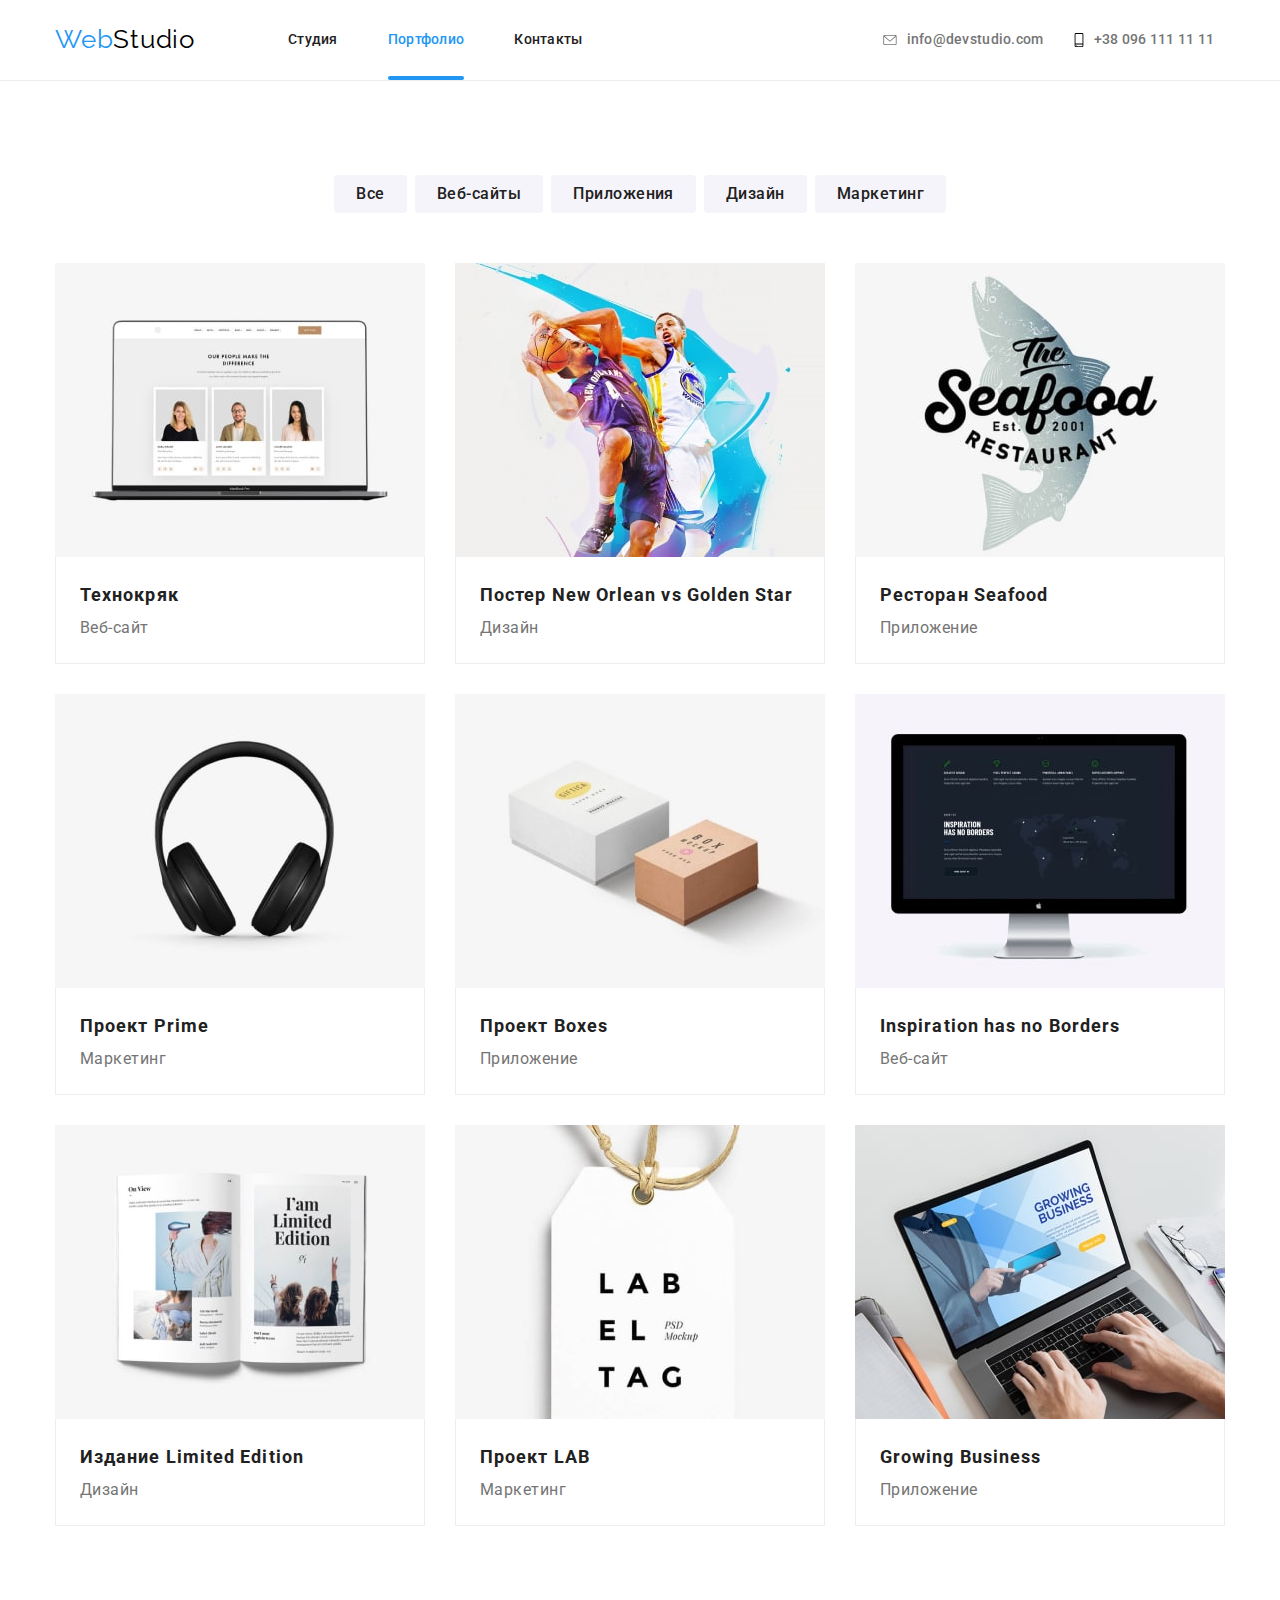
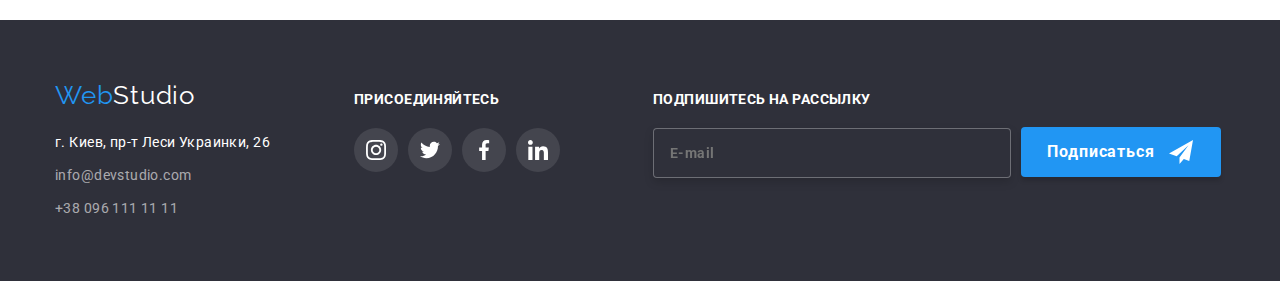
<file: portfolio.html>
<!DOCTYPE html>
<html lang="ru">
<head>
    <meta charset="UTF-8">
    <meta http-equiv="X-UA-Compatible" content="IE=edge">
    <meta name="viewport" content="width=device-width, initial-scale=1.0">
    <title>Document</title>
    <link href="https://fonts.googleapis.com/css2?family=Raleway:wght@700&family=Roboto:wght@400;500;700;900&display=swap"
        rel="stylesheet">
    <link rel="stylesheet" href="https://cdnjs.cloudflare.com/ajax/libs/modern-normalize/1.1.0/modern-normalize.min.css">
    <link rel="stylesheet" href="./css/portfolio.min.css" />
</head>
<body>

                <!-- Секция header -->

<header class="header">
    <div class="container header__cointainer">
        <div class="header__block-mobile">
            <a class="logo logo--header" href="./index.html"><span class="logo__web">Web</span><span
                class="logo__studio">Studio</span></a>
        <button type="button" class="menu-button  js-open-menu" aria-expanded="false" aria-controls="mobile-menu">
        <svg width="40" height="40" aria-label="Переключатель мобильного меню">
        <use class="icon-menu" href="./images/symbol-defs.svg#icon-menu_mob"></use>
        </svg>
        </button>
        </div>
        <div class="header__mob--menu  js-menu-container" id="mobile-menu">
        <button type="button" class="menu-button--close  js-close-menu">
        <svg width="40" height="40" aria-label="Переключатель мобильного меню">
        <use class="icon-close" href="./images/symbol-defs.svg#icon-close_mob"></use>
        </svg>
        </button>
            <nav class="header__nav">
                <ul class="list header__nav-block">
                    <li class="header__item"><a class="header__link" href="./index.html">Студия</a></li>
                    <li class="header__item"><a class="header__link header__portfolio" href="./portfolio.html">Портфолио</a></li>
                    <li class="header__item"><a class="header__link" href="">Контакты</a></li>
                </ul>
            </nav>
                <div class="header__mob-menu">
                    <ul class="list header__contact">
                        <li class="header__mail"><a class="header__link header__link--contakt" href="mailto:info@devstudio.com">
                        <svg width="14" height="10"  class="header__icon">
                        <use href="./images/symbol-defs.svg#icon-envelope"></use>
                        </svg>info@devstudio.com</a>
                        </li>
                        <li class="heder__tel"><a class="header__link header__link--contakt header__link--contakt-tel" href="tel:+380961111111">
                        <svg width="10" height="14" class="header__icon">
                        <use href="./images/symbol-defs.svg#icon-smartphone"></use>
                        </svg>+38 096 111 11 11</a>
                        </li>
                    </ul>
                <div class="menu-social">
                    <ul class="list menu-social__network">
                        <li class="menu-social__item"><a class="menu-social__link menu-social__link--first" href="https://www.instagram.com/" rel="noopener noreferrer" target="_blank">instagram</a></li>
                        <li class="menu-social__item"><a class="menu-social__link" href="https://twitter.com/" rel="noopener noreferrer" target="_blank">twitter</a></li>
                        <li class="menu-social__item"><a class="menu-social__link" href="https://www.facebook.com/" rel="noopener noreferrer" target="_blank">facebook</a></li>
                        <li class="menu-social__item"><a class="menu-social__link menu-social__link--last" href="https://linkedin.com/" rel="noopener noreferrer" target="_blank">linkedin</a></li>
                    </ul>
                </div>
            </div>
        </div>
    </div>
</header>

    <main>

                <!-- Секция центральная -->

        <section class="section">
            <div class="container portfolio-container">
            <h1 class="text__transporent">Фильтры</h1>
            <ul class="list selection-buttons">
                <li class="selection-buttons__item">
                    <button class="selection-buttons__job" type="button">Все</button> 
                </li>
                <li class="selection-buttons__item">
                    <button class="selection-buttons__job" type="button">Веб-сайты</button>
                </li>
                <li class="selection-buttons__item">
                    <button class="selection-buttons__job" type="button">Приложения</button>
                </li>
                <li class="selection-buttons__item">
                    <button class="selection-buttons__job" type="button">Дизайн</button>
                </li>
                <li class="selection-buttons__item">
                    <button class="selection-buttons__job" type="button">Маркетинг</button>
                </li>
            </ul>
        <h2 class="text__transporent">Возможности</h2>
        <ul class="list project">
            <li class="project__item project__item--tab"> 
                <a class="project__link" href="">
                    <div class="portfolio-img">  
                    <img 
                    class="portfolio-img__icon"
                    srcset="
                    ./images/portfolio-desk/portfolio-1-desk-370@1x-min.jpg 370w,
                    ./images/portfolio-desk/portfolio-1-desk-740@2x-min.jpg 740w,
                    ./images/portfolio-tab/portfolio-1-tab-354@1x-min.jpg 354w, 
                    ./images/portfolio-tab/portfolio-1-tab-708@2x-min.jpg 708w,
                    ./images/portfolio-mob/portfolio-1-mob-450@1x-min.jpg 450w,
                    ./images/portfolio-mob/portfolio-1-mob-900@2x-min.jpg 900w"
                    sizes="(min-width: 1200px) 370px, (min-width: 768px) 354px (min-width: 480px) 450px" 
                    src="./images/portfolio-desk/portfolio-1-desk-370@1x-min.jpg" 
                    alt="Ноутбук, на котором открыт фото сотрудников">
                <p class="portfolio-img__title">Технокряк это современная площадка распространения коронавируса. Компании используют эту платформу для цифрового
                    шпионажа и атак на защищённые сервера конкурентов.</p>
                </div>
            <div class="project__text project__text--tab">
                    <h3 class="project__name">Технокряк</h3>
                    <p class="project__description">Веб-сайт</p>
            </div>
                </a>
            </li>
            <li class="project__item project__item--tab">
                <a class="project__link" href="">
                    <div class="portfolio-img"> 
                        <img 
                        class="portfolio-img__icon"
                        srcset="
                        ./images/portfolio-desk/portfolio-2-desk-370@1x-min.jpg 370w,
                        ./images/portfolio-desk/portfolio-2-desk-740@2x-min.jpg 740w,
                        ./images/portfolio-tab/portfolio-2-tab-354@1x-min.jpg 354w, 
                        ./images/portfolio-tab/portfolio-2-tab-708@2x-min.jpg 708w,
                        ./images/portfolio-mob/portfolio-2-mob-450@1x-min.jpg 450w,
                        ./images/portfolio-mob/portfolio-2-mob-900@2x-min.jpg 900w"
                        sizes="(min-width: 1200px) 370px, (min-width: 768px) 354px (min-width: 480px) 450px" 
                        src="./images/portfolio-desk/portfolio-2-desk-370@1x-min.jpg" 
                        alt="Постер двое играют в баскетбол">
                <p class="portfolio-img__title">Технокряк это современная площадка распространения коронавируса. Компании используют эту платформу для цифрового
                    шпионажа и атак на защищённые сервера конкурентов.</p>
                </div>
            <div class="project__text project__text--tab">
                    <h3 class="project__name">Постер New Orlean vs Golden Star</h3>
                    <p class="project__description">Дизайн</p>
            </div>
                </a>
            
            </li>
            <li class="project__item">
                <a class="project__link" href="">
                    <div class="portfolio-img"> 
                        <img 
                        class="portfolio-img__icon"
                        srcset="
                        ./images/portfolio-desk/portfolio-3-desk-370@1x-min.jpg 370w,
                        ./images/portfolio-desk/portfolio-3-desk-740@2x-min.jpg 740w,
                        ./images/portfolio-tab/portfolio-3-tab-354@1x-min.jpg 354w, 
                        ./images/portfolio-tab/portfolio-3-tab-708@2x-min.jpg 708w,
                        ./images/portfolio-mob/portfolio-3-mob-450@1x-min.jpg 450w,
                        ./images/portfolio-mob/portfolio-3-mob-900@2x-min.jpg 900w"
                        sizes="(min-width: 1200px) 370px, (min-width: 768px) 354px (min-width: 480px) 450px" 
                        src="./images/portfolio-desk/portfolio-3-desk-370@1x-min.jpg"
                        alt="Эмблема в виде звезды, ресторана морская еда">
                <p class="portfolio-img__title">Технокряк это современная площадка распространения коронавируса. Компании используют эту платформу для цифрового
                    шпионажа и атак на защищённые сервера конкурентов.</p>
                </div>
            <div class="project__text">
                    <h3 class="project__name">Ресторан Seafood</h3>
                    <p class="project__description">Приложение</p>
            </div>
                </a>
            
            </li>
            <li class="project__item">
                <a class="project__link" href="">
                    <div class="portfolio-img">
                        <img 
                        class="portfolio-img__icon"
                        srcset="
                        ./images/portfolio-desk/portfolio-4-desk-370@1x-min.jpg 370w,
                        ./images/portfolio-desk/portfolio-4-desk-740@2x-min.jpg 740w,
                        ./images/portfolio-tab/portfolio-4-tab-354@1x-min.jpg 354w, 
                        ./images/portfolio-tab/portfolio-4-tab-708@2x-min.jpg 708w,
                        ./images/portfolio-mob/portfolio-4-mob-450@1x-min.jpg 450w,
                        ./images/portfolio-mob/portfolio-4-mob-900@2x-min.jpg 900w"
                        sizes="(min-width: 1200px) 370px, (min-width: 768px) 354px (min-width: 480px) 450px" 
                        src="./images/portfolio-desk/portfolio-4-desk-370@1x-min.jpg"
                        alt="Наушники">
                <p class="portfolio-img__title">Технокряк это современная площадка распространения коронавируса. Компании используют эту платформу для цифрового
                    шпионажа и атак на защищённые сервера конкурентов.</p>
                </div>
            <div class="project__text">
                <h3 class="project__name">Проект Prime</h3>
                <p class="project__description">Маркетинг</p>
            </div>
            </a>
        
            </li>
            <li class="project__item"> 
                <a class="project__link" href="">
                    <div class="portfolio-img">    
                        <img 
                        class="portfolio-img__icon"
                        srcset="
                        ./images/portfolio-desk/portfolio-5-desk-370@1x-min.jpg 370w,
                        ./images/portfolio-desk/portfolio-5-desk-740@2x-min.jpg 740w,
                        ./images/portfolio-tab/portfolio-5-tab-354@1x-min.jpg 354w, 
                        ./images/portfolio-tab/portfolio-5-tab-708@2x-min.jpg 708w,
                        ./images/portfolio-mob/portfolio-5-mob-450@1x-min.jpg 450w,
                        ./images/portfolio-mob/portfolio-5-mob-900@2x-min.jpg 900w"
                        sizes="(min-width: 1200px) 370px, (min-width: 768px) 354px (min-width: 480px) 450px" 
                        src="./images/portfolio-desk/portfolio-5-desk-370@1x-min.jpg"
                        alt="Две стопки бумажек для заметок">
                <p class="portfolio-img__title">Технокряк это современная площадка распространения коронавируса. Компании используют эту платформу для цифрового
                    шпионажа и атак на защищённые сервера конкурентов.</p>
                </div>
            <div class="project__text">   
                <h3 class="project__name">Проект Boxes</h3>
                <p class="project__description">Приложение</p>
            </div> 
            </a>
        
            </li>
            <li class="project__item">
                <a class="project__link" href="">
                    <div class="portfolio-img"> 
                        <img 
                        class="portfolio-img__icon"
                        srcset="
                        ./images/portfolio-desk/portfolio-6-desk-370@1x-min.jpg 370w,
                        ./images/portfolio-desk/portfolio-6-desk-740@2x-min.jpg 740w,
                        ./images/portfolio-tab/portfolio-6-tab-354@1x-min.jpg 354w, 
                        ./images/portfolio-tab/portfolio-6-tab-708@2x-min.jpg 708w,
                        ./images/portfolio-mob/portfolio-6-mob-450@1x-min.jpg 450w,
                        ./images/portfolio-mob/portfolio-6-mob-900@2x-min.jpg 900w"
                        sizes="(min-width: 1200px) 370px, (min-width: 768px) 354px (min-width: 480px) 450px" 
                        src="./images/portfolio-desk/portfolio-6-desk-370@1x-min.jpg"
                        alt="Монитор aplle">
                <p class="portfolio-img__title">Технокряк это современная площадка распространения коронавируса. Компании используют эту платформу для цифрового
                    шпионажа и атак на защищённые сервера конкурентов.</p>
                </div>
            <div class="project__text">
                <h3 class="project__name">Inspiration has no Borders</h3>
                <p class="project__description">Веб-сайт</p>
            </div>
            </a>
        
            </li>
            <li class="project__item"> 
                <a class="project__link" href="">
                    <div class="portfolio-img">
                        <img 
                        class="portfolio-img__icon"
                        srcset="
                        ./images/portfolio-desk/portfolio-7-desk-370@1x-min.jpg 370w,
                        ./images/portfolio-desk/portfolio-7-desk-740@2x-min.jpg 740w,
                        ./images/portfolio-tab/portfolio-7-tab-354@1x-min.jpg 354w, 
                        ./images/portfolio-tab/portfolio-7-tab-708@2x-min.jpg 708w,
                        ./images/portfolio-mob/portfolio-7-mob-450@1x-min.jpg 450w,
                        ./images/portfolio-mob/portfolio-7-mob-900@2x-min.jpg 900w"
                        sizes="(min-width: 1200px) 370px, (min-width: 768px) 354px (min-width: 480px) 450px" 
                        src="./images/portfolio-desk/portfolio-7-desk-370@1x-min.jpg"
                        alt="открытая книга, лимитированого тиража">
                <p class="portfolio-img__title">Технокряк это современная площадка распространения коронавируса. Компании используют эту платформу для цифрового
                    шпионажа и атак на защищённые сервера конкурентов.</p>
                </div>
            <div class="project__text">
                <h3 class="project__name">Издание Limited Edition</h3>
                <p class="project__description">Дизайн</p>
            </div>
            </a>
        
            </li>
            <li class="project__item">
                <a class="project__link" href="">
                    <div class="portfolio-img">
                        <img 
                        class="portfolio-img__icon"
                        srcset="
                        ./images/portfolio-desk/portfolio-8-desk-370@1x-min.jpg 370w,
                        ./images/portfolio-desk/portfolio-8-desk-740@2x-min.jpg 740w,
                        ./images/portfolio-tab/portfolio-8-tab-354@1x-min.jpg 354w, 
                        ./images/portfolio-tab/portfolio-8-tab-708@2x-min.jpg 708w,
                        ./images/portfolio-mob/portfolio-8-mob-450@1x-min.jpg 450w,
                        ./images/portfolio-mob/portfolio-8-mob-900@2x-min.jpg 900w"
                        sizes="(min-width: 1200px) 370px, (min-width: 768px) 354px (min-width: 480px) 450px" 
                        src="./images/portfolio-desk/portfolio-8-desk-370@1x-min.jpg"
                        alt="Бирка LAB">
                <p class="portfolio-img__title">Технокряк это современная площадка распространения коронавируса. Компании используют эту платформу для цифрового
                    шпионажа и атак на защищённые сервера конкурентов.</p>
                </div>
            <div class="project__text">
                <h3 class="project__name">Проект LAB</h3>
                <p class="project__description">Маркетинг</p>
            </div>
            </a>
        
            </li>
            <li class="project__item">
                <a class="project__link" href="">
                    <div class="portfolio-img">
                        <img 
                        class="portfolio-img__icon"
                        srcset="
                        ./images/portfolio-desk/portfolio-9-desk-370@1x-min.jpg 370w,
                        ./images/portfolio-desk/portfolio-9-desk-740@2x-min.jpg 740w,
                        ./images/portfolio-tab/portfolio-9-tab-354@1x-min.jpg 354w, 
                        ./images/portfolio-tab/portfolio-9-tab-708@2x-min.jpg 708w,
                        ./images/portfolio-mob/portfolio-9-mob-450@1x-min.jpg 450w,
                        ./images/portfolio-mob/portfolio-9-mob-900@2x-min.jpg 900w"
                        sizes="(min-width: 1200px) 370px, (min-width: 768px) 354px (min-width: 480px) 450px" 
                        src="./images/portfolio-desk/portfolio-9-desk-370@1x-min.jpg"
                        alt="Ноутбук, и руки которые на нем печатают">
                <p class="portfolio-img__title">Технокряк это современная площадка распространения коронавируса. Компании используют эту платформу для цифрового
                    шпионажа и атак на защищённые сервера конкурентов.</p>
                </div>
            <div class="project__text">
                <h3 class="project__name">Growing Business</h3>
                <p class="project__description">Приложение</p>
            </div>
            </a>
        
            </li>
        </ul>
        </div>
        </section> 
    </main>

                <!--  Секция Footer -->

<footer class="footer">
    <div class="container footer__container">
    <div class="footer__desktop">
        <address class="address footer__address">
            <a class="logo" href="./index.html"><span class="logo__web">Web</span><span class="logo__studio-footer">Studio</span></a>
            <p class="footer__title">г. Киев, пр-т Леси Украинки, 26</p>
                <ul class="list foter__addres-blokc">
                    <li class="footer__item">
                        <a class="footer__link" href="mailto:info@devstudio.com">info@devstudio.com</a>
                    </li>
                    <li class="footer__item">
                    <a class="footer__link" href="tel:+380961111111">+38 096 111 11 11</a>
                    </li>
                </ul>
        </address>
            <div class="footer__social-network">
                <p class="footer__slogan">ПРИСОЕДИНЯЙТЕСЬ</p>
                    <ul class="list social-network__footer">
                        <li class="social-network__items">
                            <a class="social-network__link" href="https://www.instagram.com/" rel="noopener noreferrer" target="_blank">
                            <svg class="social-network__icon" width="20" height="20">
                            <use href="./images/symbol-defs.svg#icon-instagram"></use>
                            </svg>
                        </a>
                        </li>
                        <li class="social-network__items">
                            <a class="social-network__link" href="https://twitter.com/" rel="noopener noreferrer" target="_blank">
                            <svg class="social-network__icon" width="20" height="20">
                            <use href="./images/symbol-defs.svg#icon-twitter"></use>
                            </svg>
                            </a>
                        </li>
                        <li class="social-network__items">
                            <a class="social-network__link" href="https://www.facebook.com/" rel="noopener noreferrer" target="_blank">
                            <svg class="social-network__icon" width="20" height="20">
                            <use href="./images/symbol-defs.svg#icon-facebook"></use>
                            </svg>
                            </a>
                        </li>
                        <li class="social-network__items">
                            <a class="social-network__link" href="https://linkedin.com/" rel="noopener noreferrer" target="_blank">
                            <svg class="social-network__icon" width="20" height="20">
                            <use href="./images/symbol-defs.svg#icon-linkedin"></use>
                            </svg>
                            </a>
        </li>
                    </ul>
                </div>
            </div>
        <div class="footer__desktop-mail">
            <form class="footer__form">
                <p class="footer__slogan">ПОДПИШИТЕСЬ НА РАССЫЛКУ<p>
                <label class="footer__label" >
                    <input class="footer__email" type="email" name="email-footer" placeholder="E-mail" />
                </label>
            </form>
            <button type="submit" class="footer__button footer__text-button">
                <span class="footer__text-button">Подписаться</span>
                <svg class="footer__button-icon" width="24" height="24">
                <use href="./images/symbol-defs.svg#icon-telegram"></use>
                </svg>
            </button>
        </div>
    </div>
</footer>

<script src="./js/mobile-menu.js"></script>

    </body>
    
</html>
</file>
<file: css/portfolio.min.css>
*,*::before,*::after{box-sizing:border-box}body{color:#212121;background-color:#fff;font-family:Roboto, sans-serif}img{display:block;max-width:100%;height:auto}input,body,h1,h2,h3,p,ul{margin:0px;padding:0px}.list{list-style:none}.container{padding-left:15px;padding-right:15px;margin-left:auto;margin-right:auto}@media screen and (min-width: 480px){.container{width:480px}}@media screen and (min-width: 768px){.container{width:768px}}@media screen and (min-width: 1200px){.container{width:1200px}}.section{padding:60px 0}@media screen and (min-width: 1200px){.section{padding:94px 0px}}.text__transporent{position:absolute;white-space:nowrap;width:1px;height:1px;overflow:hidden;border:0;padding:0;clip:rect(0 0 0 0);clip-path:inset(50%);margin:-1px}.logo__web,.logo__studio,.logo__studio-footer{font-family:Raleway, cursive;font-size:26px;line-height:1.19;letter-spacing:0.03em}.header__link,.header__link--contakt,.header__mail,.menu-social__network{font-weight:500;letter-spacing:0.02em;text-decoration:none}@media screen and (max-width: 767px){.project__item,.portfolio-img::before,.portfolio-img__icon{width:450px}}@media screen and (min-width: 768px){.project__item,.portfolio-img::before,.portfolio-img__icon{width:354px}}@media screen and (min-width: 1200px){.project__item,.portfolio-img::before,.portfolio-img__icon{width:370px}}.social-network__link{display:flex;align-items:center;justify-content:center;height:44px;width:44px;border-radius:50%}.footer__title,.footer__link{font-size:14px;line-height:1.71;letter-spacing:0.03em}.footer__slogan,.footer__email{font-weight:700;font-size:14px;line-height:1.14;letter-spacing:0.03em}.footer__button{font-family:inherit;font-weight:700;font-size:16px;line-height:1.88;letter-spacing:0.06em;color:#fff}.footer__button{cursor:pointer;border-radius:4px;border:0px;background-color:#2196f3}.header{position:relative;border-bottom:1px solid #ececec}@media screen and (min-width: 768px){.header__cointainer{display:flex}}.header__block-mobile{display:flex}@media screen and (max-width: 767px){.header__mob--menu{z-index:20;position:absolute;width:100vw;height:100vh;top:0;left:0;text-align:center;background-color:#ffffff;transform:translateX(-100%)}}@media screen and (min-width: 768px){.header__mob--menu{display:flex}}@media screen and (min-width: 768px){.header__nav{margin-right:auto}}@media screen and (min-width: 1200px){.header__nav{margin-right:300px}}@media screen and (min-width: 768px){.header__nav-block{display:flex;padding-left:0}}@media screen and (max-width: 767px){.header__item{text-align:left;margin-top:32px;margin-left:40px}}@media screen and (min-width: 768px){.header__item{margin-right:50px}}.header__item:last-child{margin-right:0}@media screen and (max-width: 767px){.header__item:first-child{margin-top:48px}}.header__link{color:#212121;font-size:40px;line-height:1.175}@media screen and (min-width: 768px){.header__link{font-size:14px;line-height:1.14;color:#212121;padding-top:32px;padding-bottom:32px;display:flex;transition:color 250ms cubic-bezier(0.4, 0, 0.2, 1)}}.header__link:hover,.header__link:focus{color:#2196f3}@media screen and (max-width: 767px){.header__contact{display:flex;flex-direction:column-reverse;text-align:left;margin-left:40px}}@media screen and (min-width: 768px){.header__contact{align-items:center;margin-left:73px}}@media screen and (min-width: 1200px){.header__contact{display:flex;margin-left:auto}}@media screen and (max-width: 767px){.header__link--contakt{font-size:24px;line-height:1.16px;color:#757575}}@media screen and (min-width: 768px){.header__link--contakt{font-size:12px;line-height:1.1666;color:#757575;align-items:center;padding-top:0;padding-bottom:0;transition:color 250ms cubic-bezier(0.4, 0, 0.2, 1),fill 250ms cubic-bezier(0.4, 0, 0.2, 1)}}@media screen and (min-width: 768px) and (min-width: 1200px){.header__link--contakt{padding-top:32px;padding-bottom:32px;font-size:14px;line-height:1.14}}@media screen and (min-width: 768px){.header__link--contakt:hover,.header__link--contakt:focus{color:#2196f3;fill:#2196f3}}@media screen and (max-width: 767px){.header__link--contakt-tel{color:#2196f3}}@media screen and (min-width: 480px){.header__link--contakt-tel{font-weight:500;font-size:34px;line-height:1.17;letter-spacing:0.02em}}@media screen and (min-width: 768px){.header__link--contakt-tel{font-size:12px;line-height:1.166}}@media screen and (min-width: 768px) and (min-width: 1200px){.header__link--contakt-tel{font-size:14px;line-height:1.14}}@media screen and (max-width: 767px){.header__icon{display:none}}@media screen and (min-width: 768px){.header__icon{--icon-color: currentColor;margin-right:10px}}@media screen and (max-width: 767px){.header__mail{margin-top:32px}}@media screen and (min-width: 768px){.header__mail{fill:#757575;margin-top:21px;margin-bottom:10px}}@media screen and (min-width: 1200px){.header__mail{margin-right:30px;margin-top:0;margin-bottom:0px}}@media screen and (min-width: 768px){.header__portfolio{position:relative;color:#2196f3}}@media screen and (min-width: 768px) and (min-width: 768px){.header__portfolio::after{position:absolute;bottom:0;content:"";width:100%;height:4px;border-radius:2px;background-color:#2196f3}}@media screen and (min-width: 768px){.header__studio{position:relative;color:#2196f3}}@media screen and (min-width: 768px){.header__studio::after{position:absolute;bottom:-1px;content:"";width:100%;height:4px;border-radius:2px;background-color:#2196f3}}@media screen and (max-width: 767px){.header__mob-menu{position:absolute;bottom:0}}.menu-button{padding:0;border:0;border-color:#fff;background-color:#fff;margin:10px 0}@media screen and (min-width: 768px){.menu-button{display:none}}.header__mob--menu.is-open{transform:translateX(0)}.menu-button--close{position:absolute;right:0;top:0;padding:0;border:0;border-color:#fff;background-color:#fff;margin-top:10px;margin-right:15px}@media screen and (min-width: 768px){.menu-button--close{display:none}}@media screen and (max-width: 767px){.logo--header{margin:16px auto 16px 0px}}@media screen and (min-width: 768px){.logo--header{margin:26px 88px 26px 0}}@media screen and (min-width: 1200px){.logo--header{margin:24px 93px 25px 0}}@media screen and (max-width: 767px){.menu-social{margin-top:64px;margin-left:40px}}@media screen and (min-width: 768px){.menu-social{display:none}}.menu-social__network{display:flex;line-height:1.2;color:#2196f3}@media screen and (min-width: 480px){.menu-social__network{font-size:18px}}.menu-social__item{margin-bottom:48px}.menu-social__link{text-decoration:none;color:#2196f3;border-right:1px solid rgba(33,33,33,0.2)}@media screen and (min-width: 480px){.menu-social__link{padding:0 10px}}@media screen and (max-width: 479px){.menu-social__link{padding:0 3px}}.menu-social__link--first{padding-left:0}.menu-social__link--last{padding-right:0;border-right:0}.logo{text-decoration:none}.logo__web{color:#2196f3}.logo__studio{color:#000000}.selection-buttons{display:flex}@media screen and (max-width: 767px){.selection-buttons{flex-wrap:wrap;margin-bottom:40px}}@media screen and (min-width: 768px){.selection-buttons{justify-content:center;margin-bottom:30px}}@media screen and (min-width: 1200px){.selection-buttons{margin-bottom:50px}}.selection-buttons__item:not(:last-child){margin-right:8px}.selection-buttons__job{color:#212121;background-color:#f5f4fa;display:inline-block;min-width:73px;cursor:pointer;border-radius:4px;border:0px;font-family:inherit;font-weight:500;font-size:16px;line-height:1.63;letter-spacing:0.03em;text-align:center;padding:6px 22px;transition:color 250ms cubic-bezier(0.4, 0, 0.2, 1),background-color 250ms cubic-bezier(0.4, 0, 0.2, 1),box-shadow 250ms cubic-bezier(0.4, 0, 0.2, 1)}@media screen and (max-width: 767px){.selection-buttons__job{margin-bottom:15px}}.selection-buttons__job:hover,.selection-buttons__job:focus{color:#fff;background-color:#2196f3;box-shadow:0px 3px 1px rgba(0,0,0,0.1),0px 1px 2px rgba(0,0,0,0.08),0px 2px 2px rgba(0,0,0,0.12);border-radius:4px}.project{display:flex;flex-wrap:wrap;justify-content:center}@media screen and (min-width: 768px){.project{margin:-15px}}.project__item{margin-bottom:30px;transition:box-shadow 250ms cubic-bezier(0.4, 0, 0.2, 1)}.project__item:hover,.project__item:focus{box-shadow:0px 1px 1px rgba(0,0,0,0.12),0px 4px 4px rgba(0,0,0,0.06),1px 4px 6px rgba(0,0,0,0.16)}.project__item:hover .portfolio-img::before,.project__item:focus .portfolio-img::before{transform:translateY(0%)}.project__item:focus .portfolio-img__title,.project__item:hover .portfolio-img__title{transform:translate(-50%, 0)}@media screen and (min-width: 768px){.project__item{flex-basis:calc((100% - 2 * 30px) / 2);margin:15px}}@media screen and (min-width: 1200px){.project__item{flex-basis:calc((100% - 3 * 30px) / 3);margin:15px}}@media screen and (min-width: 768px){.project__item--tab{height:440px}}@media screen and (min-width: 1200px){.project__item--tab{height:auto}}@media screen and (max-width: 767px){.project__item--tab-last{margin-bottom:0}}@media screen and (min-width: 768px){.project__item--tab-last{margin-right:auto}}@media screen and (min-width: 1200px){.project__item--tab-last{margin-right:15px}}.project__link{text-decoration:none}.project__text{padding:20px 24px;border-bottom:1px solid #eeeeee;border-right:1px solid #eeeeee;border-left:1px solid #eeeeee}@media screen and (min-width: 768px){.project__text--tab{height:146px}}@media screen and (min-width: 1200px){.project__text--tab{height:auto}}.project__name{color:#212121;font-weight:700;font-size:18px;line-height:2;letter-spacing:0.06em}.project__description{color:#757575;font-size:16px;line-height:1.88;letter-spacing:0.03em}.portfolio-img{display:block;position:relative;overflow:hidden}.portfolio-img::before{height:294px;position:absolute;display:inline-block;content:"";background-color:rgba(33,150,243,0.9);transition:transform 250ms cubic-bezier(0.4, 0, 0.2, 1);transform:translateY(404px)}.portfolio-img__icon{display:block;height:294px}.portfolio-img__title{position:absolute;display:flex;top:0%;left:50%;transform:translate(-50%, 404px);width:80%;margin-top:49px;margin-bottom:49px;font-size:18px;line-height:1.56;letter-spacing:0.03em;transition:transform 250ms cubic-bezier(0.4, 0, 0.2, 1);color:#fff}@media screen and (min-width: 480px){.portfolio-img__title{width:402px;margin-top:77px;margin-bottom:77px}}@media screen and (min-width: 768px){.portfolio-img__title{width:306px;margin-top:49px;margin-bottom:49px}}@media screen and (min-width: 1200px){.portfolio-img__title{width:322px;margin-top:63px;margin-bottom:63px}}.footer{background-color:#2f303a;padding:60px 0;display:block}@media screen and (max-width: 767px){.footer__container{text-align:center;margin-left:auto;margin-right:auto}}@media screen and (min-width: 1200px){.footer__container{display:flex}}@media screen and (min-width: 768px){.footer__desktop{display:flex;justify-content:space-around}}.footer__address{font-style:normal;width:229px}@media screen and (max-width: 767px){.footer__address{margin-left:auto;margin-right:auto}}@media screen and (min-width: 768px){.footer__address{text-align:center}}@media screen and (min-width: 1200px){.footer__address{text-align:start}}.footer__title{color:#fff;margin-top:20px}.footer__addres-blokc{padding-left:0px}.footer__item{padding-top:9px}.footer__link{color:rgba(255,255,255,0.6);text-decoration:none;transition:color 250ms cubic-bezier(0.4, 0, 0.2, 1)}.footer__link:focus,.footer__link:hover{color:#2196f3}@media screen and (max-width: 767px){.footer__social-network{margin-left:auto;margin-right:auto;margin-top:60px;margin-bottom:60px}}@media screen and (min-width: 768px){.footer__social-network{text-align:center}}@media screen and (min-width: 1200px){.footer__social-network{text-align:start;margin-left:70px;padding-top:12px;margin-right:93px}}.footer__slogan{margin-bottom:20px;color:#fff}.footer__form{padding-top:12px}@media screen and (min-width: 768px){.footer__form{margin-top:60px}}@media screen and (min-width: 1200px){.footer__form{margin-top:0}}.footer__email{height:50px;margin-right:10px;padding-left:16px;background-color:#2F303A;border:1px solid rgba(255,255,255,0.3);box-sizing:border-box;filter:drop-shadow(0px 4px 4px rgba(0,0,0,0.15));border-radius:4px;color:#fff}@media screen and (max-width: 479px){.footer__email{width:100%}}@media screen and (min-width: 480px){.footer__email{width:450px}}@media screen and (min-width: 1200px){.footer__email{width:358px}}@media screen and (min-width: 768px){.footer__desktop-mail{text-align:center}}@media screen and (min-width: 1200px){.footer__desktop-mail{display:flex;text-align:start}}.footer__button{position:relative;width:200px;height:50px;padding:0;margin:0;box-shadow:0px 4px 4px rgba(0,0,0,0.15)}@media screen and (max-width: 1199px){.footer__button{margin-top:20px}}@media screen and (min-width: 1200px){.footer__button{margin-top:47px}}.footer__text-button{padding-right:20px}.footer__button-icon{position:absolute;top:0;right:0;margin-top:13px;margin-right:28px;width:24px;height:24px}.logo__studio-footer{color:#fff}.social-network{display:flex;justify-content:space-between}.social-network__footer{display:flex;justify-content:center}.social-network__items{display:flex;width:44px;height:44px;border-radius:50%;background-color:rgba(255,255,255,0.1)}.social-network__items:nth-child(-n+3){margin-right:10px}.social-network__link{transition:background-color 250ms cubic-bezier(0.4, 0, 0.2, 1)}.social-network__link:hover,.social-network__link:focus{background-color:#2196f3}.social-network__icon{width:20px;height:20px;fill:#fff}
/*# sourceMappingURL=portfolio.min.css.map */
</file>
